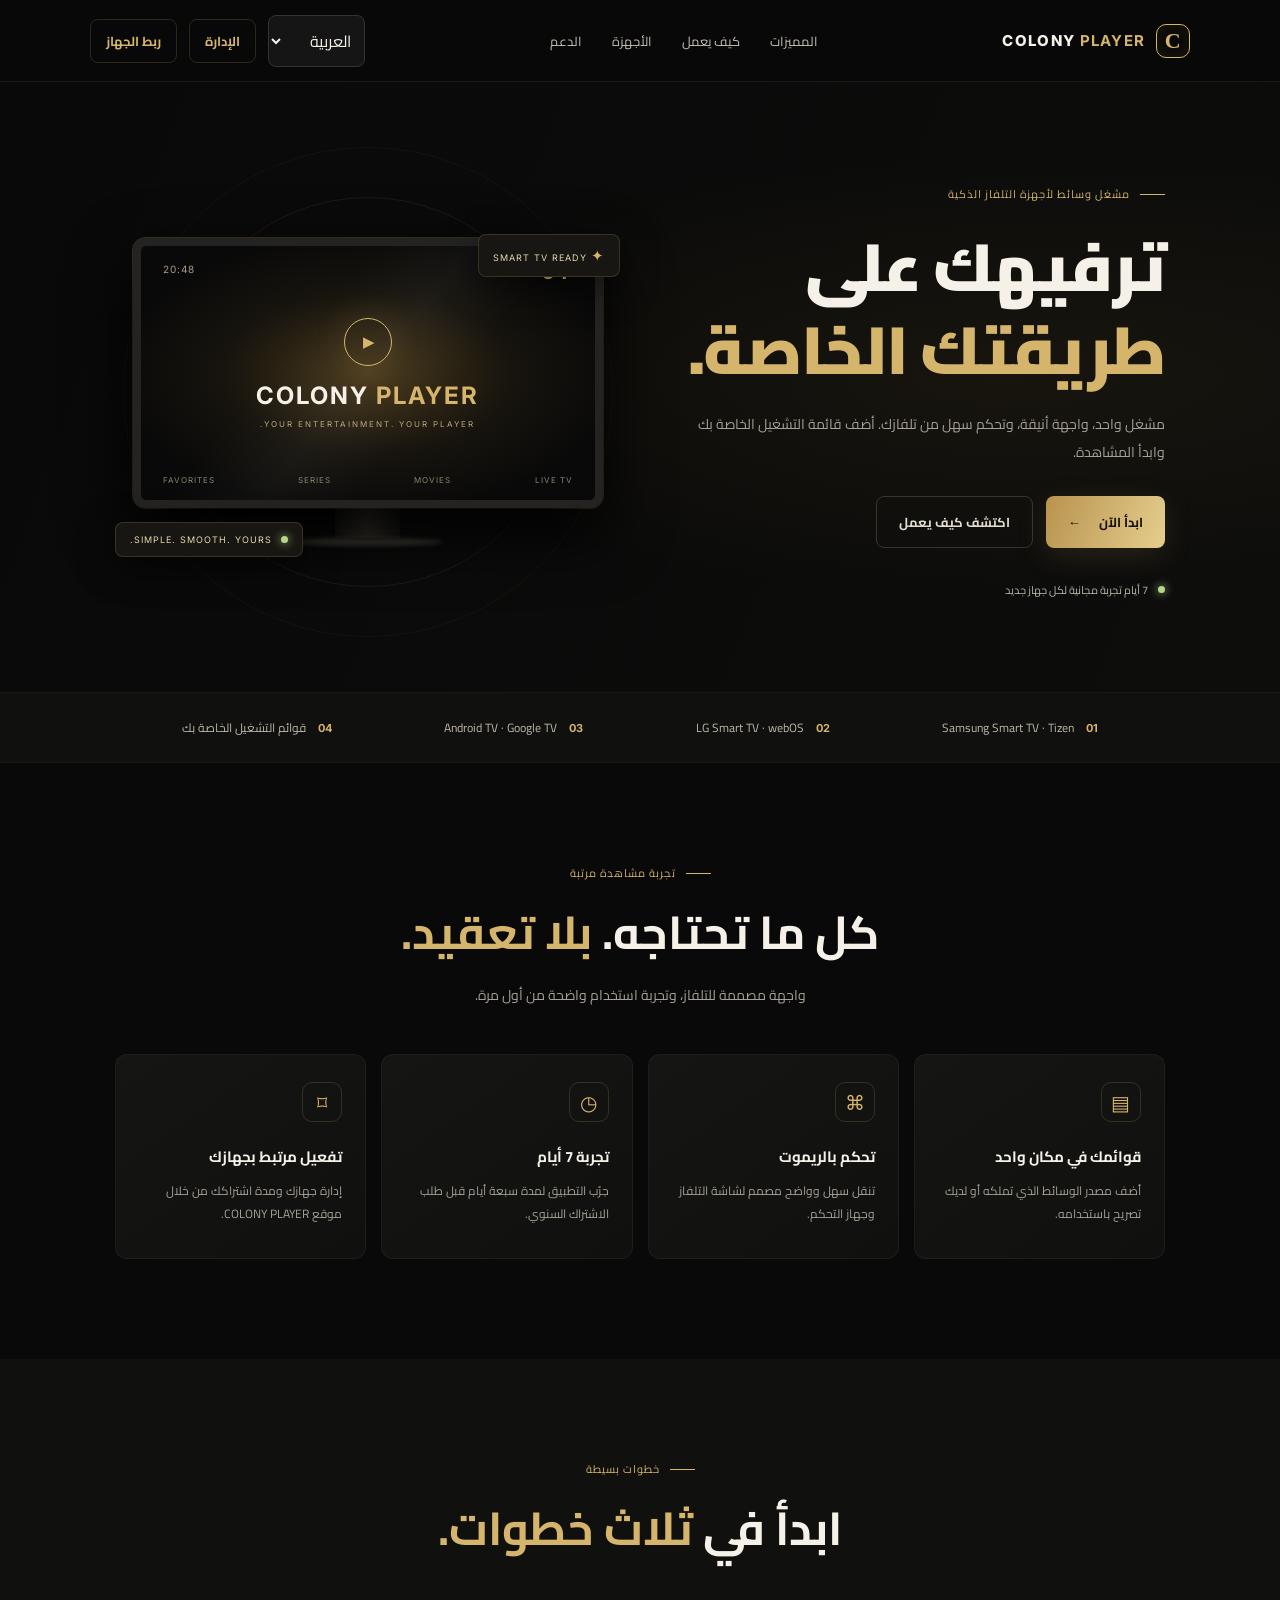
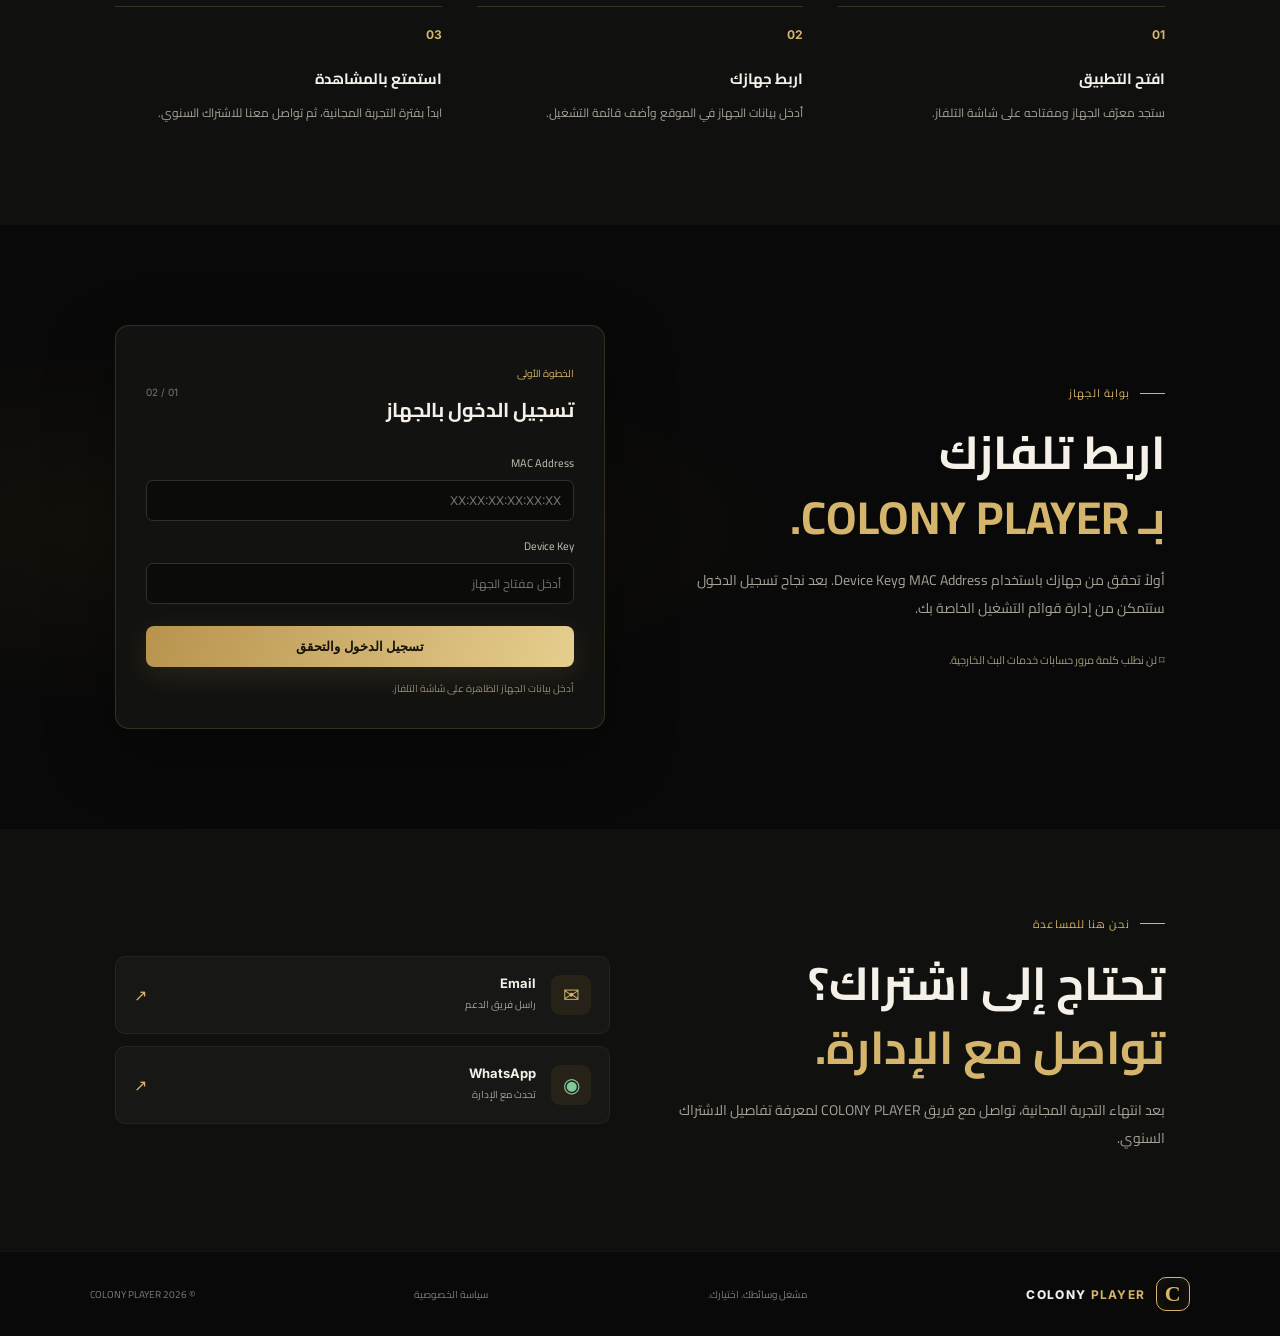
<file: index.html>
<!doctype html>
<html lang="ar" dir="rtl">
<head>
  <meta charset="utf-8"><meta name="viewport" content="width=device-width,initial-scale=1">
  <meta name="theme-color" content="#090909"><meta name="description" content="COLONY PLAYER — مشغل وسائط ذكي لأجهزة Android TV وGoogle TV وSamsung Tizen وLG webOS. أضف قائمة التشغيل الخاصة بك واستمتع بتجربة مشاهدة منظمة.">
  <title>COLONY PLAYER | Your Player. Your Choice.</title>
  <link rel="preconnect" href="https://fonts.googleapis.com"><link rel="preconnect" href="https://fonts.gstatic.com" crossorigin>
  <link href="https://fonts.googleapis.com/css2?family=Cairo:wght@400;500;600;700;800;900&family=Inter:wght@400;500;600;700;800;900&display=swap" rel="stylesheet">
  <link rel="stylesheet" href="style.css">
</head>
<body>
<header class="topbar"><a class="brand" href="#home" aria-label="COLONY PLAYER"><span class="brand-mark">C</span><span>COLONY <b>PLAYER</b></span></a>
<nav class="nav"><a href="#features" data-i18n="navFeatures">المميزات</a><a href="#how" data-i18n="navHow">كيف يعمل</a><a href="#devices" data-i18n="navDevices">الأجهزة</a><a href="#support" data-i18n="navSupport">الدعم</a></nav>
<div class="top-actions"><select id="language" aria-label="Language"><option value="ar">العربية</option><option value="en">English</option><option value="fr">Français</option></select><a class="btn btn-small btn-outline" href="admin.html" data-i18n="adminPanel">الإدارة</a><a class="btn btn-small btn-outline" href="#connect" data-i18n="connectDevice">ربط الجهاز</a><button class="menu-toggle" id="menuToggle" aria-label="Open menu">☰</button></div></header>
<main>
<section class="hero" id="home"><div class="hero-copy"><div class="eyebrow"><span></span><span data-i18n="eyebrow">مشغل وسائط لأجهزة التلفاز الذكية</span></div><h1 data-i18n="heroTitle">ترفيهك على<br><em>طريقتك الخاصة.</em></h1><p data-i18n="heroText">مشغل واحد، واجهة أنيقة، وتحكم سهل من تلفازك. أضف قائمة التشغيل الخاصة بك وابدأ المشاهدة.</p><div class="hero-buttons"><a class="btn btn-gold" href="#connect" data-i18n="getStarted">ابدأ الآن <span>←</span></a><a class="btn btn-ghost" href="#how" data-i18n="learnMore">اكتشف كيف يعمل</a></div><div class="hero-note"><span class="live-dot"></span><span data-i18n="trialNote">7 أيام تجربة مجانية لكل جهاز جديد</span></div></div>
<div class="visual"><div class="orbit orbit-one"></div><div class="orbit orbit-two"></div><div class="tv"><div class="tv-screen"><div class="screen-top"><span class="mini-brand">C<span>•</span>P</span><span class="screen-time">20:48</span></div><div class="screen-center"><div class="play-symbol">▶</div><div class="screen-title">COLONY <b>PLAYER</b></div><div class="screen-sub">YOUR ENTERTAINMENT. YOUR PLAYER.</div></div><div class="screen-bottom"><span>LIVE TV</span><span>MOVIES</span><span>SERIES</span><span>FAVORITES</span></div></div><div class="tv-neck"></div><div class="tv-foot"></div></div><div class="floating-chip chip-top"> <span class="chip-icon">✦</span> SMART TV READY</div><div class="floating-chip chip-bottom"><span class="live-dot"></span> SIMPLE. SMOOTH. YOURS.</div></div></section>
<section class="trust-strip" id="devices"><div><strong>01</strong><span data-i18n="deviceSamsung">Samsung Smart TV · Tizen</span></div><div><strong>02</strong><span data-i18n="deviceLg">LG Smart TV · webOS</span></div><div><strong>03</strong><span data-i18n="deviceAndroid">Android TV · Google TV</span></div><div><strong>04</strong><span data-i18n="yourLists">قوائم التشغيل الخاصة بك</span></div></section>
<section class="section" id="features"><div class="section-heading"><div class="eyebrow"><span></span><span data-i18n="featuresEyebrow">تجربة مشاهدة مرتبة</span></div><h2 data-i18n="featuresTitle">كل ما تحتاجه. <em>بلا تعقيد.</em></h2><p data-i18n="featuresText">واجهة مصممة للتلفاز، وتجربة استخدام واضحة من أول مرة.</p></div><div class="feature-grid">
<article class="feature-card"><div class="feature-icon">▤</div><h3 data-i18n="f1Title">قوائمك في مكان واحد</h3><p data-i18n="f1Text">أضف مصدر الوسائط الذي تملكه أو لديك تصريح باستخدامه.</p></article>
<article class="feature-card"><div class="feature-icon">⌘</div><h3 data-i18n="f2Title">تحكم بالريموت</h3><p data-i18n="f2Text">تنقل سهل وواضح مصمم لشاشة التلفاز وجهاز التحكم.</p></article>
<article class="feature-card"><div class="feature-icon">◷</div><h3 data-i18n="f3Title">تجربة 7 أيام</h3><p data-i18n="f3Text">جرّب التطبيق لمدة سبعة أيام قبل طلب الاشتراك السنوي.</p></article>
<article class="feature-card"><div class="feature-icon">⌑</div><h3 data-i18n="f4Title">تفعيل مرتبط بجهازك</h3><p data-i18n="f4Text">إدارة جهازك ومدة اشتراكك من خلال موقع COLONY PLAYER.</p></article></div></section>
<section class="how-section" id="how"><div class="section-heading"><div class="eyebrow"><span></span><span data-i18n="howEyebrow">خطوات بسيطة</span></div><h2 data-i18n="howTitle">ابدأ في <em>ثلاث خطوات.</em></h2></div><div class="steps"><div class="step"><span>01</span><h3 data-i18n="s1Title">افتح التطبيق</h3><p data-i18n="s1Text">ستجد معرّف الجهاز ومفتاحه على شاشة التلفاز.</p></div><div class="step"><span>02</span><h3 data-i18n="s2Title">اربط جهازك</h3><p data-i18n="s2Text">أدخل بيانات الجهاز في الموقع وأضف قائمة التشغيل.</p></div><div class="step"><span>03</span><h3 data-i18n="s3Title">استمتع بالمشاهدة</h3><p data-i18n="s3Text">ابدأ بفترة التجربة المجانية، ثم تواصل معنا للاشتراك السنوي.</p></div></div></section>
<section class="connect-section" id="connect">
<div class="connect-copy"><div class="eyebrow"><span></span><span data-i18n="connectEyebrow">بوابة الجهاز</span></div>
<h2 data-i18n="connectTitle">اربط تلفازك<br><em>بـ COLONY PLAYER.</em></h2>
<p data-i18n="connectText">أولاً تحقق من جهازك باستخدام MAC Address وDevice Key. بعد نجاح تسجيل الدخول ستتمكن من إدارة قوائم التشغيل الخاصة بك.</p>
<div class="secure-note">⌑ <span data-i18n="secureNote">لن نطلب كلمة مرور حسابات خدمات البث الخارجية.</span></div></div>
<div class="connect-card">
<div id="deviceLoginPanel">
<div class="form-head"><div><span class="form-kicker" data-i18n="deviceSetup">الخطوة الأولى</span><h3 data-i18n="loginTitle">تسجيل الدخول بالجهاز</h3></div><span class="form-number">01 / 02</span></div>
<form id="deviceLoginForm">
<label for="deviceId" data-i18n="deviceId">MAC Address</label><input id="deviceId" name="deviceId" placeholder="XX:XX:XX:XX:XX:XX" autocomplete="off" required>
<label for="deviceKey" data-i18n="deviceKey">Device Key</label><input id="deviceKey" name="deviceKey" placeholder="أدخل مفتاح الجهاز" autocomplete="off" required>
<button class="btn btn-gold btn-full" type="submit" data-i18n="loginButton">تسجيل الدخول والتحقق</button>
<p class="form-status" id="loginStatus" role="status" aria-live="polite" data-i18n="loginNotice">أدخل بيانات الجهاز الظاهرة على شاشة التلفاز.</p></form></div>
<div id="playlistPanel" hidden>
<div class="form-head"><div><span class="form-kicker" data-i18n="playlistStep">الخطوة الثانية</span><h3 data-i18n="playlistTitle">قوائم التشغيل</h3></div><span class="form-number">02 / 02</span></div>
<div class="subscription-box">
  <div class="subscription-heading"><strong data-i18n="subscriptionTitle">حالة الاشتراك</strong><span id="subscriptionBadge" class="subscription-badge">...</span></div>
  <p id="subscriptionDetails" class="subscription-details" aria-live="polite"></p>
  <form id="activationForm">
    <label for="activationCode" data-i18n="activationCodeLabel">كود الاشتراك السنوي</label>
    <input id="activationCode" name="activationCode" placeholder="CP-XXXX-XXXX-XXXX" autocomplete="off" required>
    <button class="btn btn-gold btn-full" type="submit" data-i18n="activateButton">تفعيل الاشتراك</button>
    <p class="form-status" id="activationStatus" role="status" aria-live="polite"></p>
  </form>
</div>
<form id="playlistForm">
<label for="playlistName" data-i18n="playlistName">اسم القائمة</label><input id="playlistName" name="playlistName" placeholder="مثلاً: قائمتي" required>
<label for="playlistType" data-i18n="playlistType">نوع القائمة</label><select id="playlistType" name="playlistType"><option value="m3u">M3U / M3U8</option><option value="xtream">Xtream Codes API</option></select>
<label for="playlistUrl" data-i18n="playlistUrl">رابط قائمة التشغيل</label><textarea id="playlistUrl" name="playlistUrl" rows="3" placeholder="https://..." required></textarea>
<button class="btn btn-gold btn-full" type="submit" data-i18n="addPlaylist">إضافة قائمة التشغيل</button><p class="form-status" id="playlistStatus" role="status" aria-live="polite"></p></form>
<div id="playlistList" class="playlist-list"></div><button type="button" id="logoutButton" class="btn btn-ghost btn-full" data-i18n="logoutButton" aria-label="تسجيل الخروج">تسجيل الخروج</button></div>
</div></section>
<section class="support-section" id="support"><div><div class="eyebrow"><span></span><span data-i18n="supportEyebrow">نحن هنا للمساعدة</span></div><h2 data-i18n="supportTitle">تحتاج إلى اشتراك؟<br><em>تواصل مع الإدارة.</em></h2><p data-i18n="supportText">بعد انتهاء التجربة المجانية، تواصل مع فريق COLONY PLAYER لمعرفة تفاصيل الاشتراك السنوي.</p></div><div class="support-cards"><a class="support-card" href="mailto:SUPPORT_EMAIL"><span class="support-icon">✉</span><span><b>Email</b><small data-i18n="emailSupport">راسل فريق الدعم</small></span><span class="arrow">↗</span></a><a class="support-card" href="#" id="whatsappLink"><span class="support-icon whatsapp">◉</span><span><b>WhatsApp</b><small data-i18n="whatsappSupport">تحدث مع الإدارة</small></span><span class="arrow">↗</span></a></div></section>
</main><footer><a class="brand" href="#home"><span class="brand-mark">C</span><span>COLONY <b>PLAYER</b></span></a><span data-i18n="footerText">مشغل وسائطك. اختيارك.</span><a href="privacy.html">سياسة الخصوصية</a><span>© <span id="year"></span> COLONY PLAYER</span></footer>
<script src="app.js"></script></body></html>
</file>
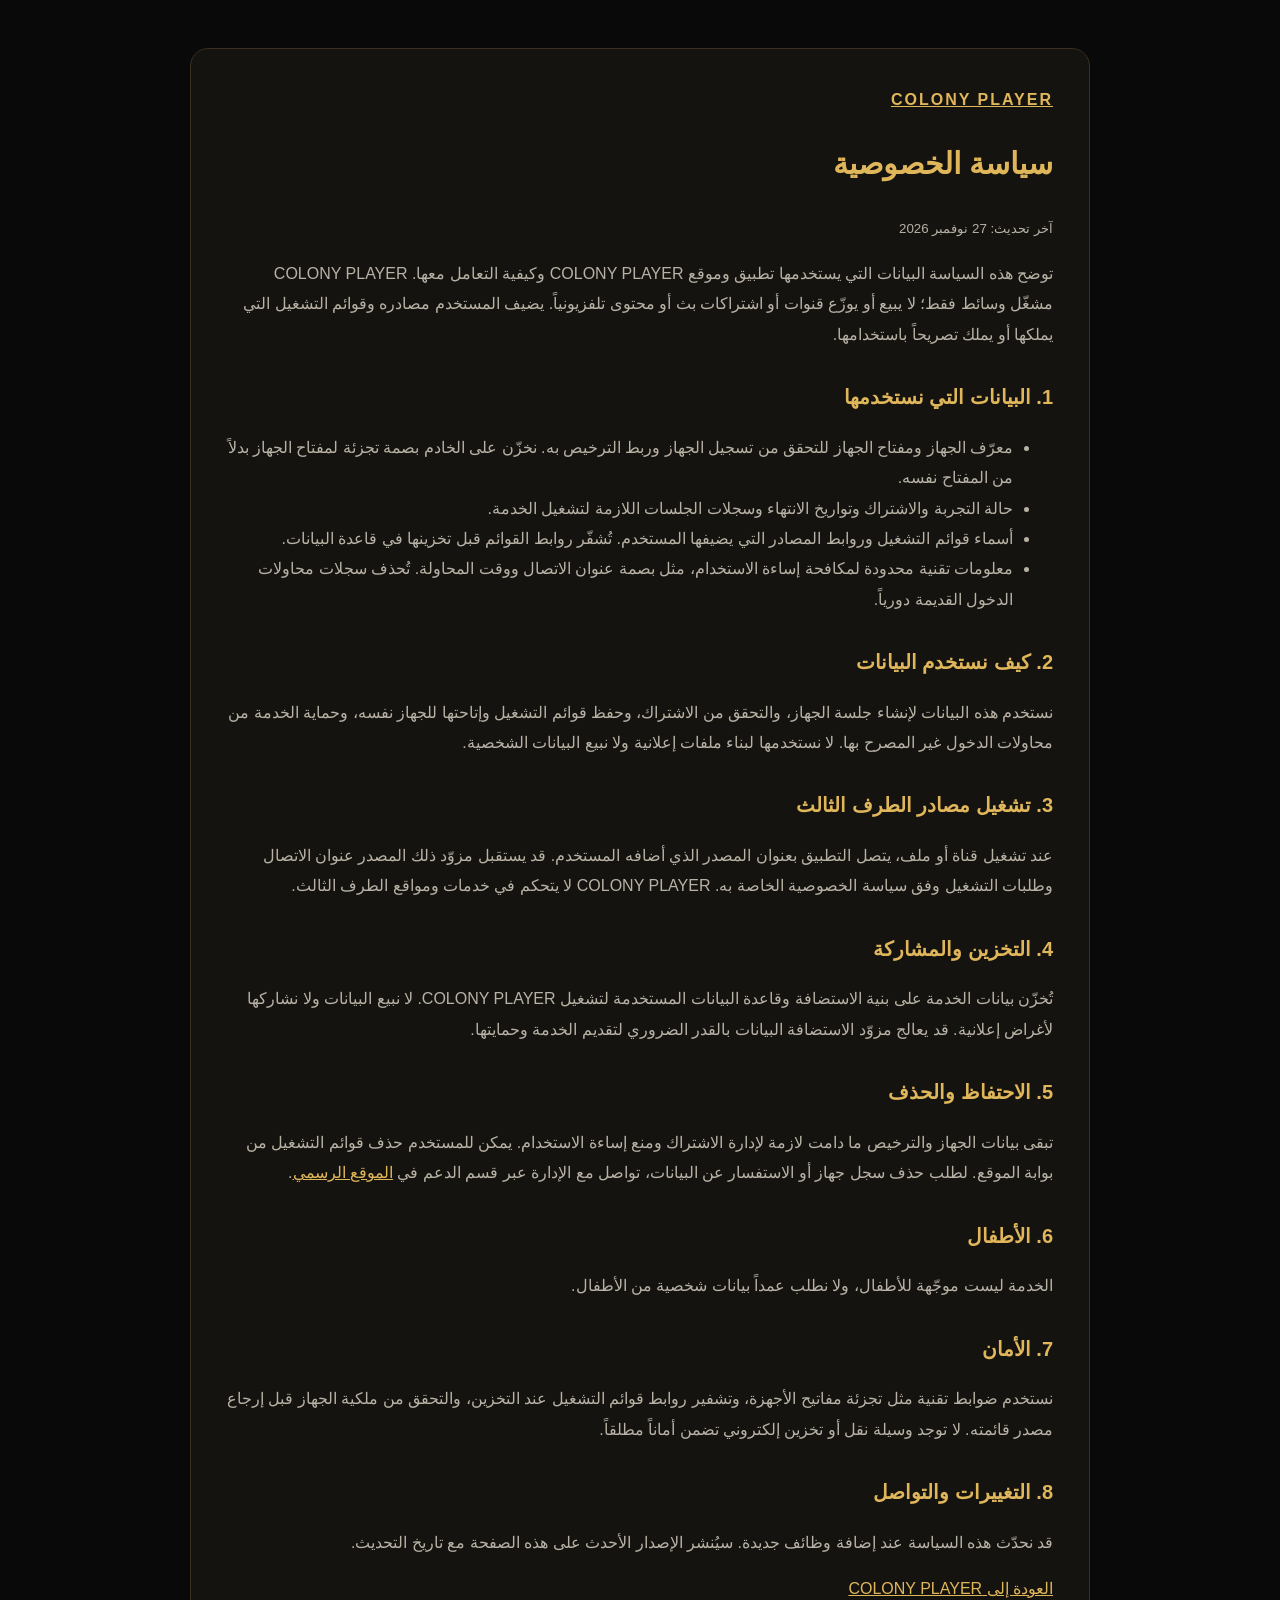
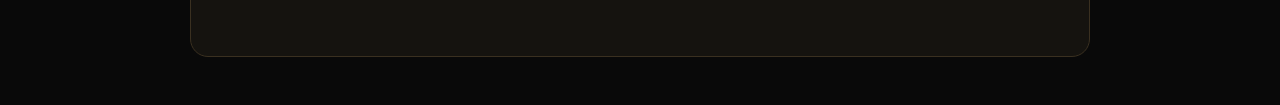
<file: privacy.html>
<!doctype html>
<html lang="ar" dir="rtl">
<head>
<meta charset="utf-8"><meta name="viewport" content="width=device-width,initial-scale=1">
<meta name="theme-color" content="#090909">
<title>سياسة الخصوصية | COLONY PLAYER</title>
<style>
:root{color-scheme:dark;--bg:#090909;--panel:#15130f;--gold:#e0b65b;--text:#f5f2eb;--muted:#b8b1a5}
*{box-sizing:border-box}body{margin:0;background:var(--bg);color:var(--text);font-family:Arial,sans-serif;line-height:1.9}
main{width:min(900px,92%);margin:48px auto;padding:36px;background:var(--panel);border:1px solid #3a3020;border-radius:18px}
a{color:var(--gold)}h1,h2{color:var(--gold)}h1{font-size:30px}h2{font-size:20px;margin-top:28px}
p,li{color:var(--muted)}.brand{color:var(--gold);font-weight:bold;letter-spacing:2px}small{color:var(--muted)}
</style>
</head>
<body><main>
<a class="brand" href="/">COLONY PLAYER</a>
<h1>سياسة الخصوصية</h1>
<p><small>آخر تحديث: 27 نوفمبر 2026</small></p>
<p>توضح هذه السياسة البيانات التي يستخدمها تطبيق وموقع COLONY PLAYER وكيفية التعامل معها. COLONY PLAYER مشغّل وسائط فقط؛ لا يبيع أو يوزّع قنوات أو اشتراكات بث أو محتوى تلفزيونياً. يضيف المستخدم مصادره وقوائم التشغيل التي يملكها أو يملك تصريحاً باستخدامها.</p>
<h2>1. البيانات التي نستخدمها</h2>
<ul>
<li>معرّف الجهاز ومفتاح الجهاز للتحقق من تسجيل الجهاز وربط الترخيص به. نخزّن على الخادم بصمة تجزئة لمفتاح الجهاز بدلاً من المفتاح نفسه.</li>
<li>حالة التجربة والاشتراك وتواريخ الانتهاء وسجلات الجلسات اللازمة لتشغيل الخدمة.</li>
<li>أسماء قوائم التشغيل وروابط المصادر التي يضيفها المستخدم. تُشفّر روابط القوائم قبل تخزينها في قاعدة البيانات.</li>
<li>معلومات تقنية محدودة لمكافحة إساءة الاستخدام، مثل بصمة عنوان الاتصال ووقت المحاولة. تُحذف سجلات محاولات الدخول القديمة دورياً.</li>
</ul>
<h2>2. كيف نستخدم البيانات</h2>
<p>نستخدم هذه البيانات لإنشاء جلسة الجهاز، والتحقق من الاشتراك، وحفظ قوائم التشغيل وإتاحتها للجهاز نفسه، وحماية الخدمة من محاولات الدخول غير المصرح بها. لا نستخدمها لبناء ملفات إعلانية ولا نبيع البيانات الشخصية.</p>
<h2>3. تشغيل مصادر الطرف الثالث</h2>
<p>عند تشغيل قناة أو ملف، يتصل التطبيق بعنوان المصدر الذي أضافه المستخدم. قد يستقبل مزوّد ذلك المصدر عنوان الاتصال وطلبات التشغيل وفق سياسة الخصوصية الخاصة به. COLONY PLAYER لا يتحكم في خدمات ومواقع الطرف الثالث.</p>
<h2>4. التخزين والمشاركة</h2>
<p>تُخزّن بيانات الخدمة على بنية الاستضافة وقاعدة البيانات المستخدمة لتشغيل COLONY PLAYER. لا نبيع البيانات ولا نشاركها لأغراض إعلانية. قد يعالج مزوّد الاستضافة البيانات بالقدر الضروري لتقديم الخدمة وحمايتها.</p>
<h2>5. الاحتفاظ والحذف</h2>
<p>تبقى بيانات الجهاز والترخيص ما دامت لازمة لإدارة الاشتراك ومنع إساءة الاستخدام. يمكن للمستخدم حذف قوائم التشغيل من بوابة الموقع. لطلب حذف سجل جهاز أو الاستفسار عن البيانات، تواصل مع الإدارة عبر قسم الدعم في <a href="/#support">الموقع الرسمي</a>.</p>
<h2>6. الأطفال</h2>
<p>الخدمة ليست موجّهة للأطفال، ولا نطلب عمداً بيانات شخصية من الأطفال.</p>
<h2>7. الأمان</h2>
<p>نستخدم ضوابط تقنية مثل تجزئة مفاتيح الأجهزة، وتشفير روابط قوائم التشغيل عند التخزين، والتحقق من ملكية الجهاز قبل إرجاع مصدر قائمته. لا توجد وسيلة نقل أو تخزين إلكتروني تضمن أماناً مطلقاً.</p>
<h2>8. التغييرات والتواصل</h2>
<p>قد نحدّث هذه السياسة عند إضافة وظائف جديدة. سيُنشر الإصدار الأحدث على هذه الصفحة مع تاريخ التحديث.</p>
<p><a href="/">العودة إلى COLONY PLAYER</a></p>
</main></body></html>
</file>
<file: style.css>
:root{--bg:#090909;--panel:#111;--panel2:#151515;--gold:#d5b46b;--gold2:#f0d99b;--text:#f5f1e8;--muted:#a7a196;--line:rgba(213,180,107,.18)}*{box-sizing:border-box}html{scroll-behavior:smooth;scroll-padding-top:90px}body{margin:0;background:var(--bg);color:var(--text);font-family:'Cairo',sans-serif}a{color:inherit;text-decoration:none}.topbar{height:82px;padding:0 7%;display:flex;align-items:center;justify-content:space-between;border-bottom:1px solid rgba(255,255,255,.07);position:sticky;top:0;background:rgba(9,9,9,.92);backdrop-filter:blur(16px);z-index:20}.brand{display:flex;align-items:center;gap:11px;font:800 15px Inter,sans-serif;letter-spacing:1.3px;white-space:nowrap}.brand b{color:var(--gold)}.brand-mark{width:34px;height:34px;border:1px solid var(--gold);border-radius:10px;display:grid;place-items:center;color:var(--gold);font:800 22px Georgia;box-shadow:inset 0 0 16px #d5b46b18}.nav{display:flex;gap:30px;color:#c5c0b6;font-size:13px}.nav a:hover{color:var(--gold)}.top-actions{display:flex;align-items:center;gap:12px}.top-actions select,.connect-card select{background:#151515;color:var(--text);border:1px solid #333;border-radius:8px;padding:9px;font:inherit}.btn{display:inline-flex;align-items:center;justify-content:center;gap:18px;border-radius:8px;padding:13px 22px;font-weight:700;font-size:13px;transition:.2s;cursor:pointer}.btn-gold{background:linear-gradient(110deg,#b8934e,#e6ce8e);color:#15110a;box-shadow:0 8px 30px #d5b46b20}.btn-gold:hover{transform:translateY(-2px);filter:brightness(1.08)}.btn-outline{border:1px solid var(--line);color:var(--gold)}.btn-small{padding:9px 15px}.btn-ghost{border:1px solid #39352d;color:#e5dfd2}.menu-toggle{display:none;background:none;border:0;color:var(--gold);font-size:23px}.hero{min-height:610px;padding:80px 9% 70px;display:grid;grid-template-columns:1fr 1fr;align-items:center;gap:40px;overflow:hidden;background:radial-gradient(ellipse at 78% 48%,#7b60251b,transparent 48%),linear-gradient(110deg,#090909,#0d0d0c)}.hero-copy{max-width:540px}.eyebrow{display:flex;align-items:center;gap:10px;color:var(--gold);font-size:11px;letter-spacing:1px}.eyebrow>span:first-child{width:25px;height:1px;background:var(--gold)}h1,h2,h3,p{margin-top:0}h1{font-size:clamp(42px,5.2vw,70px);line-height:1.24;letter-spacing:-1.5px;margin:22px 0 18px;font-weight:900}h1 em,h2 em{font-style:normal;color:var(--gold)}.hero-copy>p,.section-heading>p,.connect-copy>p,.support-section p{color:var(--muted);line-height:2;font-size:14px;max-width:490px}.hero-buttons{display:flex;gap:13px;margin-top:30px}.hero-note{display:flex;align-items:center;gap:10px;color:#bcb5a8;font-size:11px;margin-top:32px}.live-dot{width:7px;height:7px;border-radius:50%;background:#b8d68a;box-shadow:0 0 10px #b8d68a}.visual{height:420px;position:relative;display:grid;place-items:center}.orbit{position:absolute;border:1px solid #d5b46b17;border-radius:50%;width:390px;height:390px}.orbit-two{width:490px;height:490px;border-color:#d5b46b0d}.tv{width:min(100%,470px);position:relative;z-index:2}.tv-screen{height:270px;border:8px solid #242321;border-radius:13px;background:radial-gradient(ellipse at center,#473719 0,#17140e 45%,#090909 78%);box-shadow:0 25px 65px #000,0 0 0 1px #d5b46b44;position:relative;overflow:hidden;padding:17px 22px}.tv-screen:after{content:"";position:absolute;inset:0;background:linear-gradient(130deg,transparent 35%,#ffffff09 50%,transparent 64%);pointer-events:none}.screen-top,.screen-bottom{display:flex;justify-content:space-between;color:#c7b98f;font:10px Inter,sans-serif;letter-spacing:1px}.mini-brand{font-size:16px;font-weight:900;color:var(--gold)}.mini-brand span{color:white}.screen-time{color:#a79d85}.screen-center{position:absolute;inset:0;display:flex;flex-direction:column;align-items:center;justify-content:center}.play-symbol{width:48px;height:48px;border:1px solid var(--gold);border-radius:50%;display:grid;place-items:center;color:var(--gold);font-size:15px;padding-left:3px;margin-bottom:15px;box-shadow:0 0 35px #d5b46b22}.screen-title{font:700 24px Inter,sans-serif;letter-spacing:2px}.screen-title b{color:var(--gold)}.screen-sub{font:8px Inter,sans-serif;letter-spacing:2px;color:#b7a77c;margin-top:9px}.screen-bottom{position:absolute;bottom:15px;left:22px;right:22px;font-size:8px;color:#8c826d}.tv-neck{height:30px;width:65px;background:linear-gradient(90deg,#161616,#34312a,#161616);margin:auto}.tv-foot{height:8px;width:150px;background:#24221e;border-radius:50%;margin:auto;filter:blur(2px)}.floating-chip{position:absolute;z-index:3;background:#171612;border:1px solid var(--line);border-radius:8px;padding:11px 14px;font:9px Inter,sans-serif;letter-spacing:1px;color:#e8d8ad;box-shadow:0 10px 35px #0008}.chip-top{top:52px;right:0}.chip-bottom{bottom:45px;left:0;display:flex;gap:9px;align-items:center}.chip-icon{color:var(--gold);font-size:15px}.trust-strip{display:flex;justify-content:space-evenly;align-items:center;gap:20px;padding:23px 7%;background:#10100f;border-block:1px solid #ffffff0a}.trust-strip div{display:flex;align-items:center;gap:12px;color:#bdb6a8;font-size:12px}.trust-strip strong{font:700 11px Inter;color:var(--gold)}.section,.how-section{padding:100px 9%}.section-heading{text-align:center;margin:0 auto 45px}.section-heading .eyebrow{justify-content:center}.section-heading h2,.connect-copy h2,.support-section h2{font-size:clamp(30px,4vw,46px);line-height:1.4;margin:17px 0}.section-heading>p{margin:auto}.feature-grid{display:grid;grid-template-columns:repeat(4,1fr);gap:15px}.feature-card{background:linear-gradient(145deg,#151513,#10100f);border:1px solid #ffffff0c;border-radius:12px;padding:27px 23px;min-height:205px;transition:.25s}.feature-card:hover{border-color:var(--line);transform:translateY(-4px)}.feature-icon{width:40px;height:40px;border:1px solid var(--line);border-radius:10px;display:grid;place-items:center;color:var(--gold);font-size:20px;margin-bottom:20px}.feature-card h3,.step h3{font-size:15px;margin-bottom:9px}.feature-card p,.step p{font-size:12px;line-height:1.9;color:var(--muted);margin:0}.how-section{background:#10100f}.steps{display:grid;grid-template-columns:repeat(3,1fr);gap:35px}.step{border-top:1px solid #393326;padding-top:20px}.step>span{font:700 12px Inter;color:var(--gold);display:block;margin-bottom:22px}.connect-section{padding:100px 9%;display:grid;grid-template-columns:1fr 1fr;gap:70px;align-items:center;background:radial-gradient(ellipse at 10% 50%,#8a692014,transparent 45%)}.connect-card{background:#121210;border:1px solid var(--line);border-radius:14px;padding:30px;box-shadow:0 25px 70px #0005}.form-head{display:flex;justify-content:space-between;align-items:center;margin-bottom:25px}.form-kicker{color:var(--gold);font-size:10px}.form-head h3{font-size:20px;margin:5px 0 0}.form-number{font:10px Inter;color:#777}.connect-card label{display:block;font-size:11px;color:#c9c2b5;margin:15px 0 7px}.connect-card input,.connect-card textarea{width:100%;background:#0b0b0a;border:1px solid #33302a;border-radius:7px;padding:12px;color:white;font:12px Inter,'Cairo',sans-serif;outline:none}.connect-card input:focus,.connect-card textarea:focus,.connect-card select:focus{border-color:var(--gold)}.connect-card textarea{resize:vertical}.connect-card select{width:100%;font-size:12px}.btn-full{width:100%;margin-top:22px;border:0}.form-status{font-size:10px;color:#958b77;line-height:1.8;margin:13px 0 0}.secure-note{font-size:11px;color:#a79a7a;margin-top:28px}.support-section{padding:85px 9%;display:grid;grid-template-columns:1fr 1fr;gap:60px;align-items:center;background:#10100f}.support-cards{display:grid;gap:12px}.support-card{display:flex;align-items:center;gap:15px;padding:18px;background:#171715;border:1px solid #ffffff0d;border-radius:10px}.support-card:hover{border-color:var(--line)}.support-icon{width:40px;height:40px;border-radius:9px;background:#272217;color:var(--gold);display:grid;place-items:center;font-size:20px}.support-icon.whatsapp{color:#82c99a}.support-card b,.support-card small{display:block}.support-card b{font:700 13px Inter}.support-card small{font-size:10px;color:var(--muted);margin-top:4px}.support-card .arrow{margin-inline-start:auto;color:var(--gold)}footer{padding:25px 7%;display:flex;align-items:center;justify-content:space-between;color:#817b70;font-size:10px;border-top:1px solid #ffffff0b}footer .brand{color:#eee;font-size:12px}.secure-note{direction:inherit}@media(max-width:900px){.nav{gap:15px}.hero{padding-inline:6%}.feature-grid{grid-template-columns:repeat(2,1fr)}.connect-section{gap:35px;padding-inline:6%}}@media(max-width:650px){.topbar{height:70px;padding:0 5%}.nav{display:none;position:absolute;top:69px;right:0;left:0;background:#111;padding:20px 7%;flex-direction:column;border-bottom:1px solid var(--line)}.nav.open{display:flex}.top-actions select{font-size:10px;padding:7px}.top-actions .btn{display:none}.menu-toggle{display:block}.hero{grid-template-columns:1fr;padding:65px 7% 45px;gap:0}.hero-copy{position:relative;z-index:4}.visual{height:330px;margin-top:10px}.tv{max-width:390px}.tv-screen{height:220px}.orbit{width:300px;height:300px}.orbit-two{width:370px;height:370px}.chip-top{right:0;top:20px}.chip-bottom{bottom:25px}.trust-strip{flex-wrap:wrap;justify-content:flex-start;padding:20px 7%}.trust-strip div{width:100%}.section,.how-section{padding:70px 7%}.feature-grid{grid-template-columns:1fr 1fr;gap:9px}.feature-card{padding:18px 14px;min-height:190px}.steps{grid-template-columns:1fr;gap:25px}.step{display:grid;grid-template-columns:42px 1fr;column-gap:12px}.step>span{grid-row:span 2;margin:0}.step h3{margin:0 0 5px}.connect-section,.support-section{grid-template-columns:1fr;padding:70px 7%;gap:30px}.connect-card{padding:22px}.support-section{gap:25px}footer{padding:22px 6%;flex-wrap:wrap;gap:15px}footer>span:nth-child(2){display:none}}@media(max-width:380px){.feature-grid{grid-template-columns:1fr}.hero-buttons{flex-wrap:wrap}.screen-title{font-size:19px}}
[hidden]{display:none!important}.saved-playlist{display:flex;align-items:center;gap:12px;padding:13px 14px;margin-top:10px;border:1px solid #383124;border-radius:8px;background:#0c0c0b}.saved-playlist strong{font-size:12px;flex:1;overflow-wrap:anywhere}.saved-playlist small{font:10px Inter,sans-serif;color:var(--gold)}.saved-playlist button{background:transparent;border:1px solid #6b3934;color:#e59b91;border-radius:6px;padding:6px 10px;font:11px Cairo,sans-serif;cursor:pointer}.connect-card button:disabled{opacity:.55;cursor:wait}

.subscription-box{margin:0 0 26px;padding:18px;background:#0c0c0b;border:1px solid var(--line);border-radius:9px}
.subscription-heading{display:flex;align-items:center;justify-content:space-between;gap:12px;font-size:13px}
.subscription-badge{font-size:10px;padding:5px 9px;border-radius:20px;background:#302719;color:var(--gold)}
.subscription-badge.is-active{background:#17251a;color:#9fd1a5}
.subscription-badge.is-expired{background:#2a1918;color:#e59b91}
.subscription-details{font-size:11px;color:var(--muted);margin:10px 0 14px;line-height:1.8}
.subscription-box label{margin-top:8px}

/* Explicit logout button styling: prevent the browser's default white button surface. */
#logoutButton{appearance:none;-webkit-appearance:none;display:flex;align-items:center;justify-content:center;min-height:46px;margin-top:18px;padding:13px 22px;width:100%;background:transparent!important;color:#e5dfd2!important;border:1px solid #6b5a37;border-radius:8px;font:700 13px 'Cairo',sans-serif;cursor:pointer;}
#logoutButton:hover{background:#d5b46b12!important;border-color:var(--gold);color:var(--gold2)!important;}
</file>
